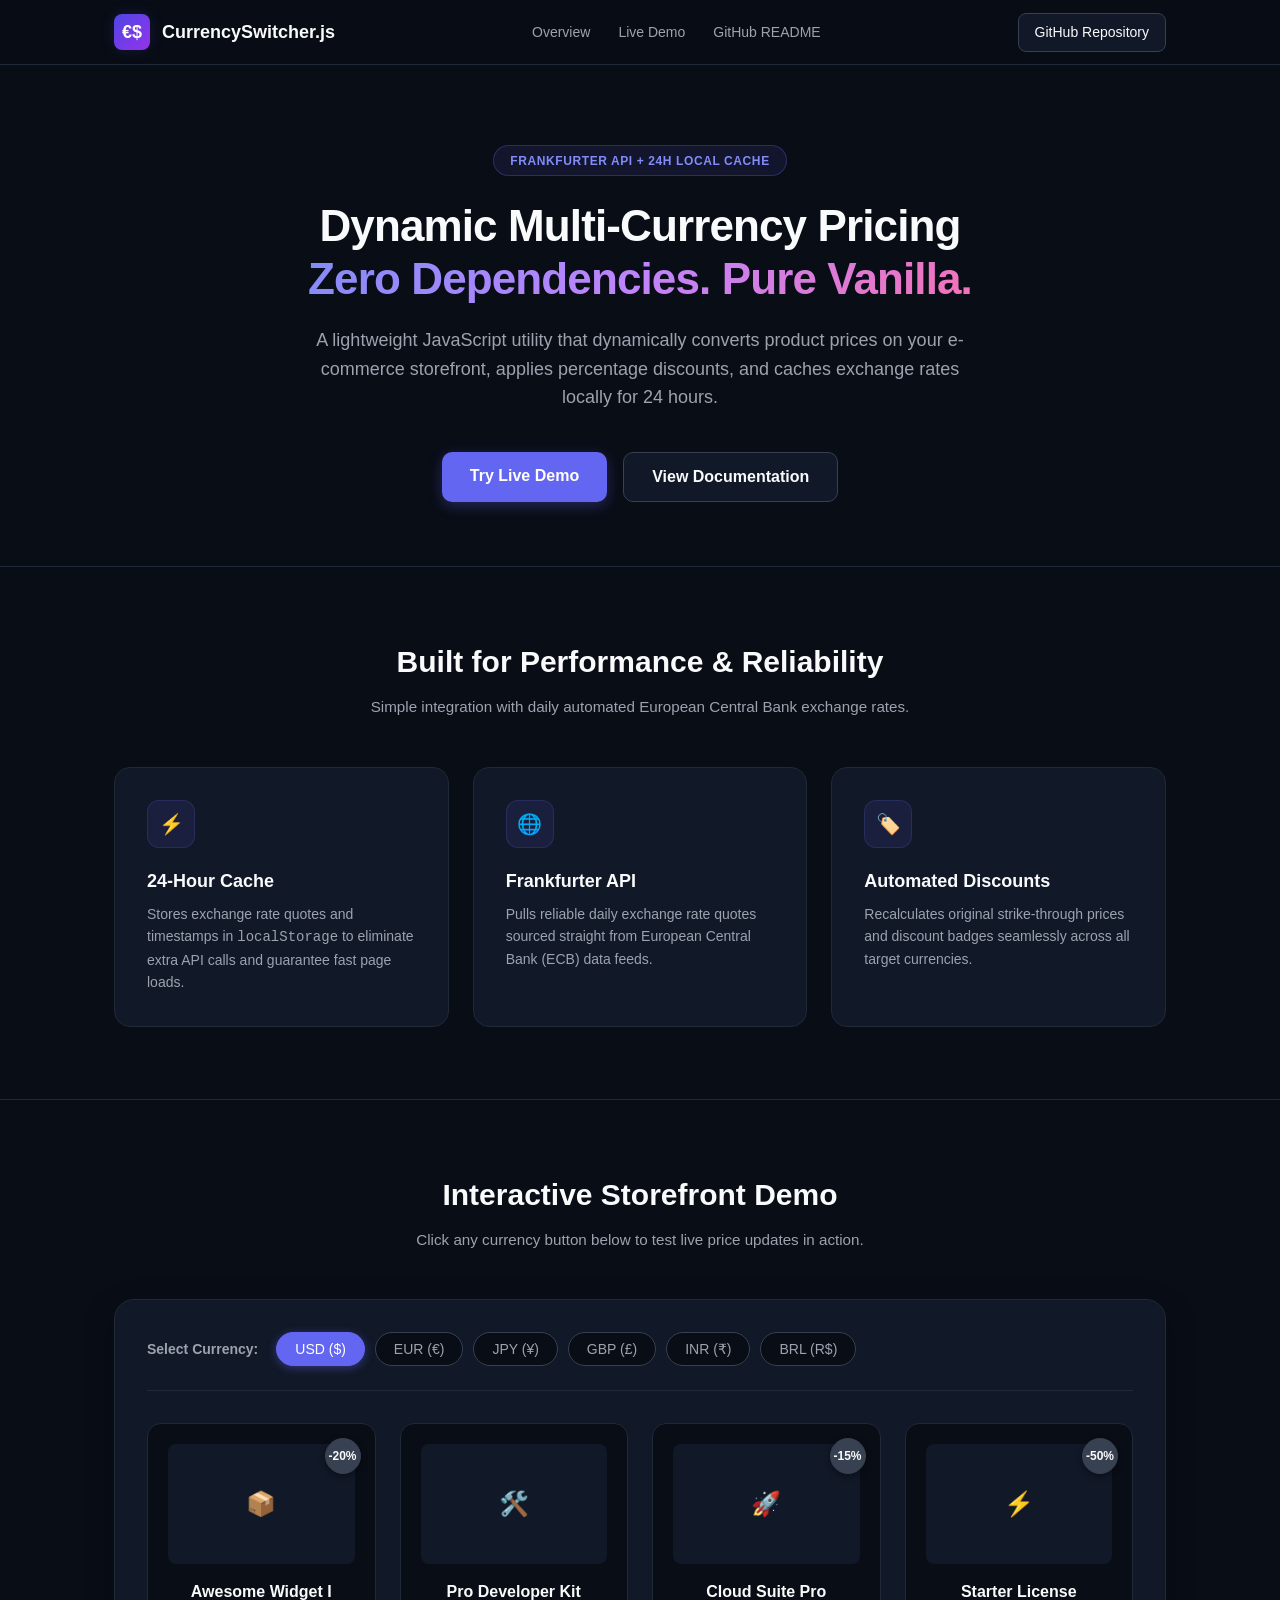
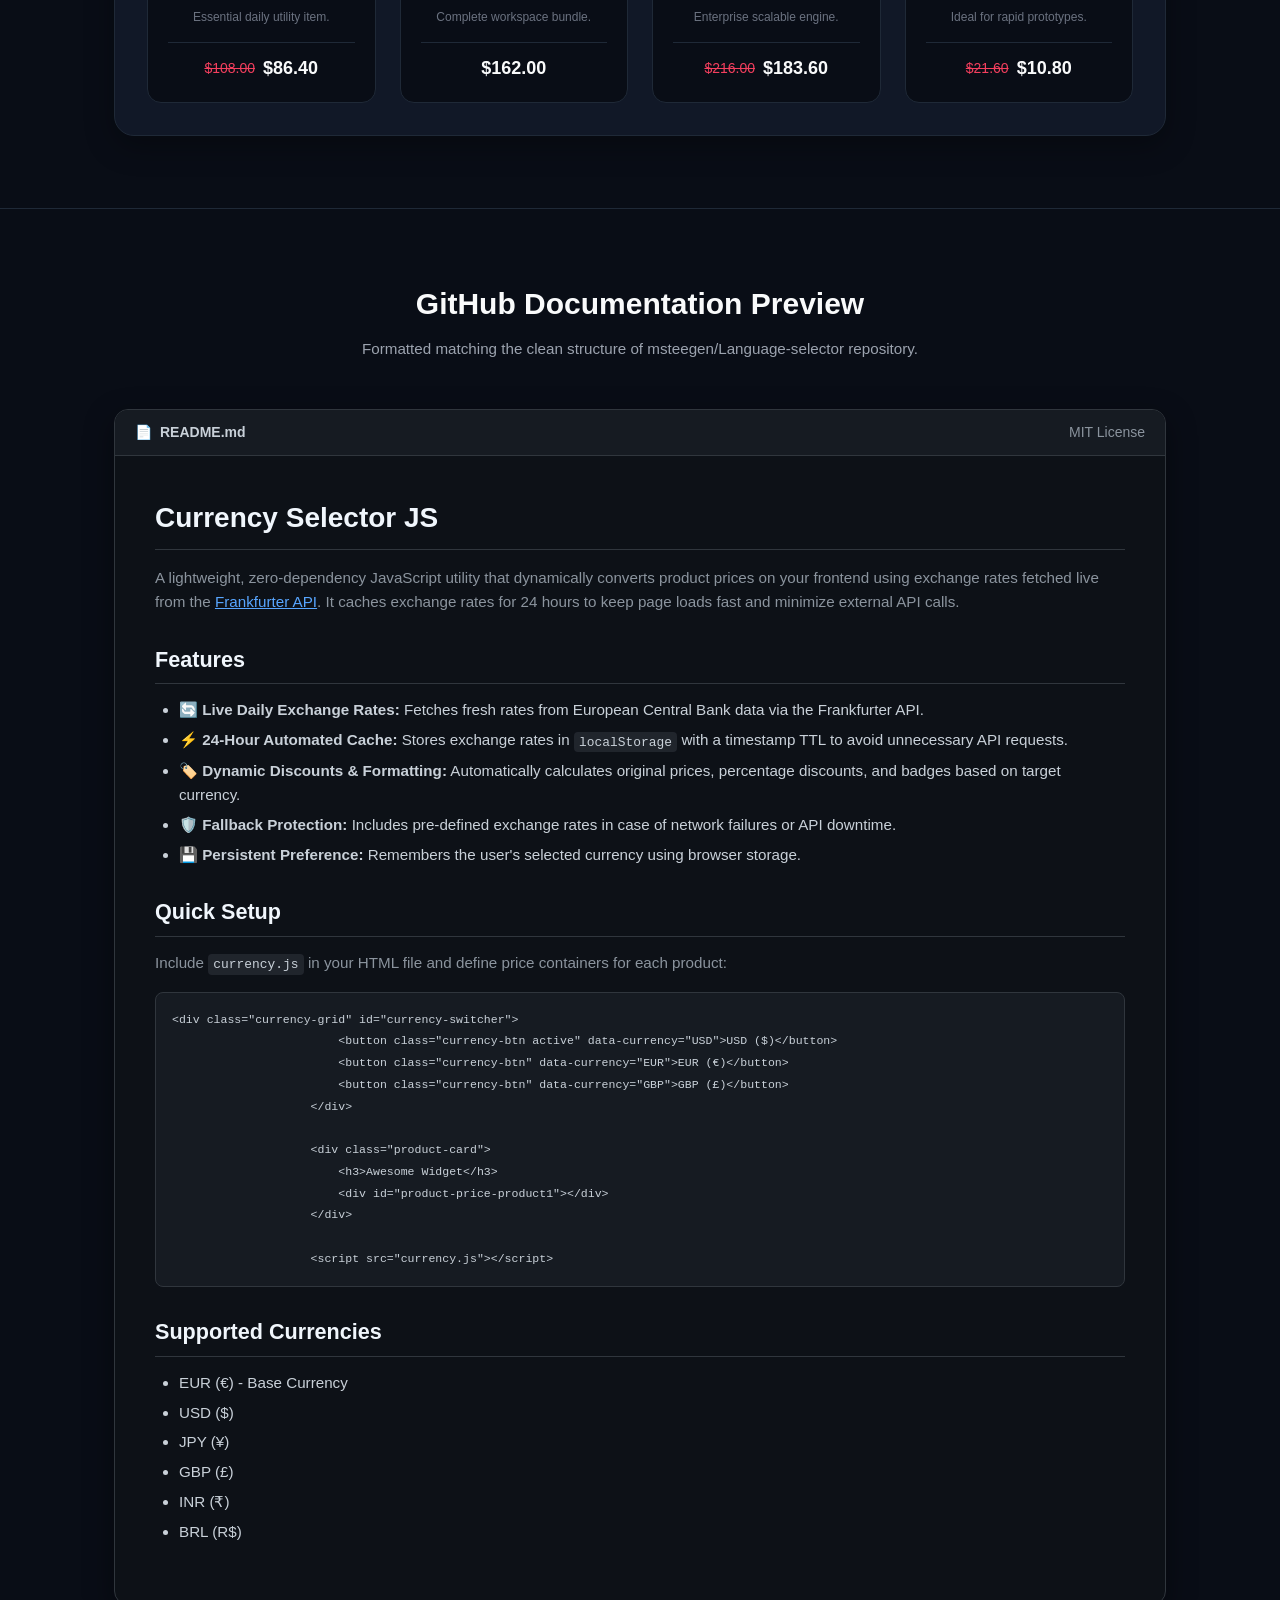
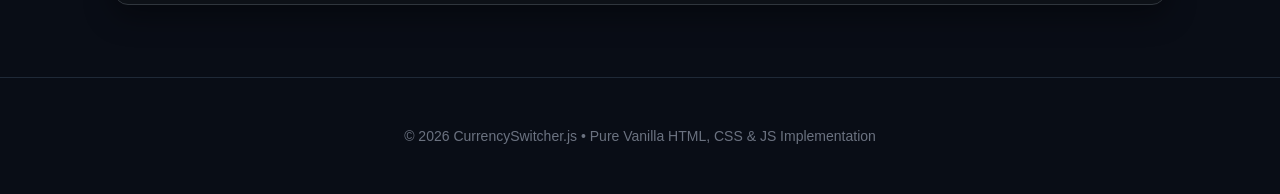
<file: public/index.html>
<!DOCTYPE html>
<html lang="en">
<head>
    <meta charset="UTF-8">
    <meta name="viewport" content="width=device-width, initial-scale=1.0">
    <title>Currency Switcher JS - Pure Vanilla Landing Page & Demo</title>
    <link rel="stylesheet" href="css/home.css">
    <script src="js/currency.js" defer></script>
</head>
<body>

    <!-- Header Navigation -->
    <header>
        <div class="container header-content">
            <a href="#" class="logo-group">
                <div class="logo-icon">€$</div>
                <span>CurrencySwitcher.js</span>
            </a>
            <nav>
                <a href="#overview">Overview</a>
                <a href="#demo">Live Demo</a>
                <a href="#readme">GitHub README</a>
            </nav>
            <a href="https://github.com/msteegen/currency-selector" target="_blank" class="btn-github">
                <span>GitHub Repository</span>
            </a>
        </div>
    </header>

    <!-- Hero Section -->
    <section class="hero">
        <div class="container">
            <span class="badge-pill">Frankfurter API + 24h Local Cache</span>
            <h1>
                Dynamic Multi-Currency Pricing <br>
                <span class="hero-gradient-text">Zero Dependencies. Pure Vanilla.</span>
            </h1>
            <p>
                A lightweight JavaScript utility that dynamically converts product prices on your e-commerce storefront, applies percentage discounts, and caches exchange rates locally for 24 hours.
            </p>
            <div class="hero-actions">
                <a href="#demo" class="btn-primary">Try Live Demo</a>
                <a href="#readme" class="btn-secondary">View Documentation</a>
            </div>
        </div>
    </section>

    <!-- Features Overview -->
    <section id="overview" class="section-padding">
        <div class="container">
            <div class="section-header">
                <h2>Built for Performance & Reliability</h2>
                <p>Simple integration with daily automated European Central Bank exchange rates.</p>
            </div>
            <div class="grid-3">
                <div class="feature-card">
                    <div class="feature-icon">⚡</div>
                    <h3>24-Hour Cache</h3>
                    <p>Stores exchange rate quotes and timestamps in <code>localStorage</code> to eliminate extra API calls and guarantee fast page loads.</p>
                </div>
                <div class="feature-card">
                    <div class="feature-icon">🌐</div>
                    <h3>Frankfurter API</h3>
                    <p>Pulls reliable daily exchange rate quotes sourced straight from European Central Bank (ECB) data feeds.</p>
                </div>
                <div class="feature-card">
                    <div class="feature-icon">🏷️</div>
                    <h3>Automated Discounts</h3>
                    <p>Recalculates original strike-through prices and discount badges seamlessly across all target currencies.</p>
                </div>
            </div>
        </div>
    </section>

    <!-- Live Interactive Store Demo -->
    <section id="demo" class="section-padding">
        <div class="container">
            <div class="section-header">
                <h2>Interactive Storefront Demo</h2>
                <p>Click any currency button below to test live price updates in action.</p>
            </div>

            <div class="demo-box">
                <!-- Currency Buttons -->
                <div class="currency-grid" id="currency-switcher">
                    <span class="currency-grid-label">Select Currency:</span>
                    <button class="currency-btn active" data-currency="USD">USD ($)</button>
                    <button class="currency-btn" data-currency="EUR">EUR (€)</button>
                    <button class="currency-btn" data-currency="JPY">JPY (¥)</button>
                    <button class="currency-btn" data-currency="GBP">GBP (£)</button>
                    <button class="currency-btn" data-currency="INR">INR (₹)</button>
                    <button class="currency-btn" data-currency="BRL">BRL (R$)</button>
                </div>

                <!-- Product Catalog Grid -->
                <div class="products-grid">
                    <!-- Product 1 -->
                    <div class="product-card">
                        <div class="product-placeholder">📦</div>
                        <h3>Awesome Widget I</h3>
                        <p>Essential daily utility item.</p>
                        <div id="product-price-product1" class="product-price-box"></div>
                    </div>
                    <!-- Product 2 -->
                    <div class="product-card">
                        <div class="product-placeholder">🛠️</div>
                        <h3>Pro Developer Kit</h3>
                        <p>Complete workspace bundle.</p>
                        <div id="product-price-product2" class="product-price-box"></div>
                    </div>
                    <!-- Product 3 -->
                    <div class="product-card">
                        <div class="product-placeholder">🚀</div>
                        <h3>Cloud Suite Pro</h3>
                        <p>Enterprise scalable engine.</p>
                        <div id="product-price-product3" class="product-price-box"></div>
                    </div>
                    <!-- Product 4 -->
                    <div class="product-card">
                        <div class="product-placeholder">⚡</div>
                        <h3>Starter License</h3>
                        <p>Ideal for rapid prototypes.</p>
                        <div id="product-price-product4" class="product-price-box"></div>
                    </div>
                </div>
            </div>
        </div>
    </section>

    <!-- GitHub README Section (msteegen style) -->
    <section id="readme" class="section-padding">
        <div class="container">
            <div class="section-header">
                <h2>GitHub Documentation Preview</h2>
                <p>Formatted matching the clean structure of msteegen/Language-selector repository.</p>
            </div>

            <div class="readme-wrapper">
                <div class="readme-header">
                    <div class="readme-title">
                        <span>📄</span> README.md
                    </div>
                    <span>MIT License</span>
                </div>
                <div class="readme-body">
                    <h1>Currency Selector JS</h1>
                    <p>
                        A lightweight, zero-dependency JavaScript utility that dynamically converts product prices on your frontend using exchange rates fetched live from the <a href="https://frankfurter.dev/" target="_blank" style="color:#58a6ff;">Frankfurter API</a>. It caches exchange rates for 24 hours to keep page loads fast and minimize external API calls.
                    </p>

                    <h2>Features</h2>
                    <ul>
                        <li>🔄 <strong>Live Daily Exchange Rates:</strong> Fetches fresh rates from European Central Bank data via the Frankfurter API.</li>
                        <li>⚡ <strong>24-Hour Automated Cache:</strong> Stores exchange rates in <code>localStorage</code> with a timestamp TTL to avoid unnecessary API requests.</li>
                        <li>🏷️ <strong>Dynamic Discounts & Formatting:</strong> Automatically calculates original prices, percentage discounts, and badges based on target currency.</li>
                        <li>🛡️ <strong>Fallback Protection:</strong> Includes pre-defined exchange rates in case of network failures or API downtime.</li>
                        <li>💾 <strong>Persistent Preference:</strong> Remembers the user's selected currency using browser storage.</li>
                    </ul>

                    <h2>Quick Setup</h2>
                    <p>Include <code>currency.js</code> in your HTML file and define price containers for each product:</p>
                    <pre><code>&lt;div class="currency-grid" id="currency-switcher"&gt;
                        &lt;button class="currency-btn active" data-currency="USD"&gt;USD ($)&lt;/button&gt;
                        &lt;button class="currency-btn" data-currency="EUR"&gt;EUR (€)&lt;/button&gt;
                        &lt;button class="currency-btn" data-currency="GBP"&gt;GBP (£)&lt;/button&gt;
                    &lt;/div&gt;

                    &lt;div class="product-card"&gt;
                        &lt;h3&gt;Awesome Widget&lt;/h3&gt;
                        &lt;div id="product-price-product1"&gt;&lt;/div&gt;
                    &lt;/div&gt;

                    &lt;script src="currency.js"&gt;&lt;/script&gt;</code></pre>

                    <h2>Supported Currencies</h2>
                    <ul>
                        <li>EUR (€) - Base Currency</li>
                        <li>USD ($)</li>
                        <li>JPY (¥)</li>
                        <li>GBP (£)</li>
                        <li>INR (₹)</li>
                        <li>BRL (R$)</li>
                    </ul>
                </div>
            </div>
        </div>
    </section>

    <!-- Footer -->
    <footer>
        <div class="container">
            <p>© 2026 CurrencySwitcher.js • Pure Vanilla HTML, CSS & JS Implementation</p>
        </div>
    </footer>

</html>
</file>
<file: public/css/home.css>
/* CSS Reset & Base Variables */
*, *::before, *::after {
    box-sizing: border-box;
    margin: 0;
    padding: 0;
}

:root {
    --bg-main: #090d16;
    --bg-card: #111827;
    --bg-card-hover: #1f2937;
    --border-color: #1f2937;
    --border-highlight: #374151;
    --text-primary: #f9fafb;
    --text-secondary: #9ca3af;
    --text-muted: #6b7280;
    --accent-glow: rgba(99, 102, 241, 0.15);
    --accent-color: #6366f1;
    --accent-hover: #4f46e5;
    --badge-bg: #374151;
    --discount-red: #f43f5e;
    --font-main: -apple-system, BlinkMacSystemFont, "Segoe UI", Roboto, Helvetica, Arial, sans-serif;
    --font-mono: SFMono-Regular, Consolas, "Liberation Mono", Menlo, monospace;
}

html {
    scroll-behavior: smooth;
    font-family: var(--font-main);
    background-color: var(--bg-main);
    color: var(--text-primary);
    line-height: 1.5;
}

/* Container & Layout */
.container {
    max-width: 1100px;
    margin: 0 auto;
    padding: 0 1.5rem;
}

/* Navigation Header */
header {
    position: sticky;
    top: 0;
    z-index: 100;
    background-color: rgba(9, 13, 22, 0.85);
    backdrop-filter: blur(12px);
    border-bottom: 1px solid var(--border-color);
}

.header-content {
    display: flex;
    align-items: center;
    justify-content: space-between;
    height: 4rem;
}

.logo-group {
    display: flex;
    align-items: center;
    gap: 0.75rem;
    text-decoration: none;
    color: var(--text-primary);
    font-weight: 700;
    font-size: 1.125rem;
}

.logo-icon {
    width: 2.25rem;
    height: 2.25rem;
    background: linear-gradient(135deg, #4f46e5, #9333ea);
    border-radius: 0.5rem;
    display: flex;
    align-items: center;
    justify-content: center;
    color: #ffffff;
    font-weight: bold;
    box-shadow: 0 0 15px var(--accent-glow);
}

nav {
    display: flex;
    gap: 1.75rem;
}

nav a {
    color: var(--text-secondary);
    text-decoration: none;
    font-size: 0.875rem;
    font-weight: 500;
    transition: color 0.2s ease;
}

nav a:hover {
    color: var(--text-primary);
}

.btn-github {
    display: inline-flex;
    align-items: center;
    gap: 0.5rem;
    padding: 0.5rem 1rem;
    background-color: var(--bg-card);
    border: 1px solid var(--border-highlight);
    border-radius: 0.5rem;
    color: var(--text-primary);
    font-size: 0.875rem;
    font-weight: 500;
    text-decoration: none;
    transition: all 0.2s ease;
}

.btn-github:hover {
    background-color: var(--bg-card-hover);
    border-color: var(--text-muted);
}

/* Hero Section */
.hero {
    padding: 5rem 0 4rem 0;
    text-align: center;
    border-bottom: 1px solid var(--border-color);
    position: relative;
}

.badge-pill {
    display: inline-block;
    padding: 0.35rem 1rem;
    background-color: rgba(99, 102, 241, 0.1);
    border: 1px solid rgba(99, 102, 241, 0.3);
    color: #818cf8;
    font-size: 0.75rem;
    font-weight: 600;
    border-radius: 9999px;
    text-transform: uppercase;
    letter-spacing: 0.05em;
    margin-bottom: 1.5rem;
}

.hero h1 {
    font-size: 2.75rem;
    font-weight: 800;
    line-height: 1.2;
    margin-bottom: 1.25rem;
    letter-spacing: -0.02em;
}

.hero-gradient-text {
    background: linear-gradient(135deg, #818cf8, #c084fc, #f472b6);
    -webkit-background-clip: text;
    -webkit-text-fill-color: transparent;
}

.hero p {
    font-size: 1.125rem;
    color: var(--text-secondary);
    max-width: 650px;
    margin: 0 auto 2.5rem auto;
    line-height: 1.6;
}

.hero-actions {
    display: flex;
    justify-content: center;
    gap: 1rem;
    flex-wrap: wrap;
}

.btn-primary {
    padding: 0.75rem 1.75rem;
    background-color: var(--accent-color);
    color: #ffffff;
    font-weight: 600;
    border-radius: 0.625rem;
    text-decoration: none;
    transition: background-color 0.2s ease, transform 0.1s ease;
    box-shadow: 0 4px 14px rgba(99, 102, 241, 0.3);
}

.btn-primary:hover {
    background-color: var(--accent-hover);
    transform: translateY(-1px);
}

.btn-secondary {
    padding: 0.75rem 1.75rem;
    background-color: var(--bg-card);
    border: 1px solid var(--border-highlight);
    color: var(--text-primary);
    font-weight: 600;
    border-radius: 0.625rem;
    text-decoration: none;
    transition: all 0.2s ease;
}

.btn-secondary:hover {
    background-color: var(--bg-card-hover);
}

/* Features Section */
.section-padding {
    padding: 4.5rem 0;
    border-bottom: 1px solid var(--border-color);
}

.section-header {
    text-align: center;
    max-width: 600px;
    margin: 0 auto 3rem auto;
}

.section-header h2 {
    font-size: 1.875rem;
    font-weight: 700;
    margin-bottom: 0.75rem;
}

.section-header p {
    color: var(--text-secondary);
    font-size: 0.95rem;
}

.grid-3 {
    display: grid;
    grid-template-columns: repeat(auto-fit, minmax(280px, 1fr));
    gap: 1.5rem;
}

.feature-card {
    background-color: var(--bg-card);
    border: 1px solid var(--border-color);
    padding: 2rem;
    border-radius: 1rem;
    transition: border-color 0.2s ease, transform 0.2s ease;
}

.feature-card:hover {
    border-color: var(--border-highlight);
    transform: translateY(-3px);
}

.feature-icon {
    width: 3rem;
    height: 3rem;
    background-color: rgba(99, 102, 241, 0.1);
    border: 1px solid rgba(99, 102, 241, 0.2);
    color: var(--accent-color);
    border-radius: 0.75rem;
    display: flex;
    align-items: center;
    justify-content: center;
    font-size: 1.25rem;
    font-weight: bold;
    margin-bottom: 1.25rem;
}

.feature-card h3 {
    font-size: 1.125rem;
    font-weight: 600;
    margin-bottom: 0.5rem;
}

.feature-card p {
    color: var(--text-secondary);
    font-size: 0.875rem;
    line-height: 1.6;
}

/* Demo Section */
.demo-box {
    background-color: var(--bg-card);
    border: 1px solid var(--border-color);
    border-radius: 1.25rem;
    padding: 2rem;
    box-shadow: 0 10px 30px rgba(0, 0, 0, 0.3);
}

.currency-grid {
    display: flex;
    flex-wrap: wrap;
    gap: 0.625rem;
    align-items: center;
    padding-bottom: 1.5rem;
    margin-bottom: 2rem;
    border-bottom: 1px solid var(--border-color);
}

.currency-grid-label {
    font-size: 0.875rem;
    font-weight: 600;
    color: var(--text-secondary);
    margin-right: 0.5rem;
}

.currency-btn {
    background-color: var(--bg-main);
    border: 1px solid var(--border-highlight);
    color: var(--text-secondary);
    padding: 0.5rem 1.125rem;
    border-radius: 9999px;
    cursor: pointer;
    font-size: 0.875rem;
    font-weight: 500;
    transition: all 0.2s ease;
}

.currency-btn:hover {
    border-color: var(--text-muted);
    color: var(--text-primary);
    background-color: var(--bg-card-hover);
}

.currency-btn.active {
    background-color: var(--accent-color);
    border-color: var(--accent-color);
    color: #ffffff;
    box-shadow: 0 2px 10px rgba(99, 102, 241, 0.4);
}

.products-grid {
    display: grid;
    grid-template-columns: repeat(auto-fill, minmax(220px, 1fr));
    gap: 1.5rem;
}

.product-card {
    position: relative;
    background-color: var(--bg-main);
    border: 1px solid var(--border-color);
    border-radius: 0.875rem;
    padding: 1.25rem;
    text-align: center;
    transition: transform 0.2s ease, border-color 0.2s ease;
    display: flex;
    flex-direction: column;
    justify-content: space-between;
}

.product-card:hover {
    transform: translateY(-4px);
    border-color: var(--border-highlight);
}

.discount-badge {
    position: absolute;
    top: 0.875rem;
    right: 0.875rem;
    background-color: var(--badge-bg);
    color: var(--text-primary);
    width: 2.25rem;
    height: 2.25rem;
    border-radius: 50%;
    font-weight: 700;
    font-size: 0.75rem;
    display: flex;
    align-items: center;
    justify-content: center;
    box-shadow: 0 2px 6px rgba(0,0,0,0.4);
    border: 1px solid var(--border-highlight);
}

.product-placeholder {
    width: 100%;
    height: 120px;
    background-color: var(--bg-card);
    border-radius: 0.5rem;
    margin-bottom: 1rem;
    display: flex;
    align-items: center;
    justify-content: center;
    color: var(--text-muted);
    font-size: 1.5rem;
}

.product-card h3 {
    font-size: 1rem;
    font-weight: 600;
    color: var(--text-primary);
    margin-bottom: 0.25rem;
}

.product-card p {
    font-size: 0.75rem;
    color: var(--text-muted);
    margin-bottom: 1rem;
}

.product-price-box {
    margin-top: auto;
    padding-top: 0.75rem;
    border-top: 1px solid var(--border-color);
    display: flex;
    align-items: center;
    justify-content: center;
    gap: 0.5rem;
}

.original-price {
    text-decoration: line-through;
    color: var(--discount-red);
    font-size: 0.875rem;
    font-weight: 500;
}

.discounted-price {
    font-size: 1.125rem;
    font-weight: 700;
    color: var(--text-primary);
}

/* GitHub README Section */
.readme-wrapper {
    background-color: #0d1117;
    border: 1px solid #30363d;
    border-radius: 0.875rem;
    overflow: hidden;
    box-shadow: 0 10px 30px rgba(0, 0, 0, 0.4);
}

.readme-header {
    background-color: #161b22;
    padding: 0.75rem 1.25rem;
    border-bottom: 1px solid #30363d;
    display: flex;
    align-items: center;
    justify-content: space-between;
    font-size: 0.875rem;
    color: #8b949e;
}

.readme-title {
    display: flex;
    align-items: center;
    gap: 0.5rem;
    color: #c9d1d9;
    font-weight: 600;
}

.readme-body {
    padding: 2.5rem;
    color: #c9d1d9;
    font-size: 0.95rem;
    line-height: 1.6;
}

.readme-body h1 {
    font-size: 1.75rem;
    font-weight: 700;
    color: #f0f6fc;
    padding-bottom: 0.5rem;
    border-bottom: 1px solid #30363d;
    margin-bottom: 1rem;
}

.readme-body h2 {
    font-size: 1.35rem;
    font-weight: 600;
    color: #f0f6fc;
    padding-bottom: 0.4rem;
    border-bottom: 1px solid #30363d;
    margin-top: 1.75rem;
    margin-bottom: 0.875rem;
}

.readme-body p {
    margin-bottom: 1rem;
    color: #8b949e;
}

.readme-body ul {
    padding-left: 1.5rem;
    margin-bottom: 1.25rem;
}

.readme-body li {
    margin-bottom: 0.35rem;
    color: #c9d1d9;
}

.readme-body pre {
    background-color: #161b22;
    border: 1px solid #30363d;
    padding: 1rem;
    border-radius: 0.5rem;
    overflow-x: auto;
    font-family: var(--font-mono);
    font-size: 0.85rem;
    margin-bottom: 1.25rem;
    color: #e6edf3;
}

.readme-body code {
    background-color: rgba(110, 118, 129, 0.2);
    padding: 0.2em 0.4em;
    border-radius: 4px;
    font-family: var(--font-mono);
    font-size: 0.85em;
    color: #c9d1d9;
}

.readme-body pre code {
    background: none;
    padding: 0;
}

/* Footer */
footer {
    padding: 3rem 0;
    text-align: center;
    font-size: 0.875rem;
    color: var(--text-muted);
}

/* Responsive tweaks */
@media (max-width: 640px) {
    .hero h1 { font-size: 2rem; }
    nav { display: none; }
    .readme-body { padding: 1.25rem; }
}
</file>
